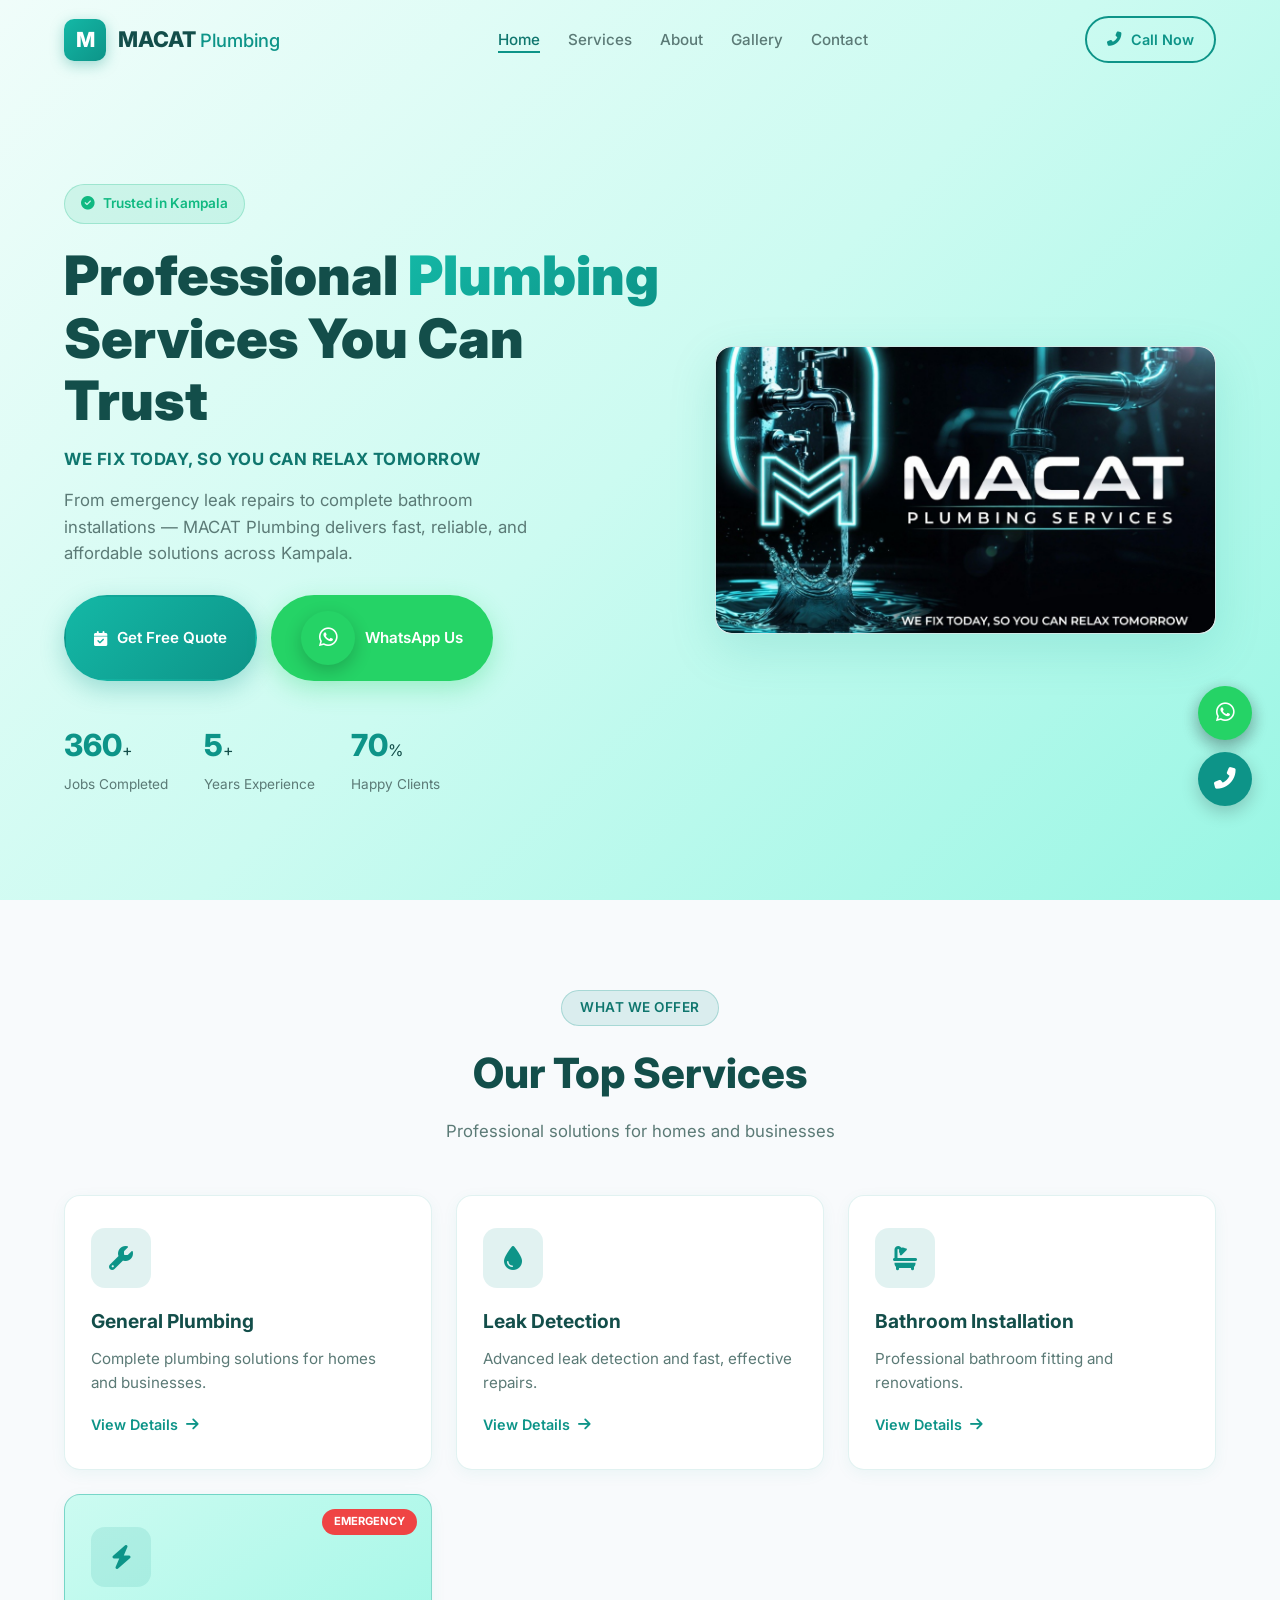
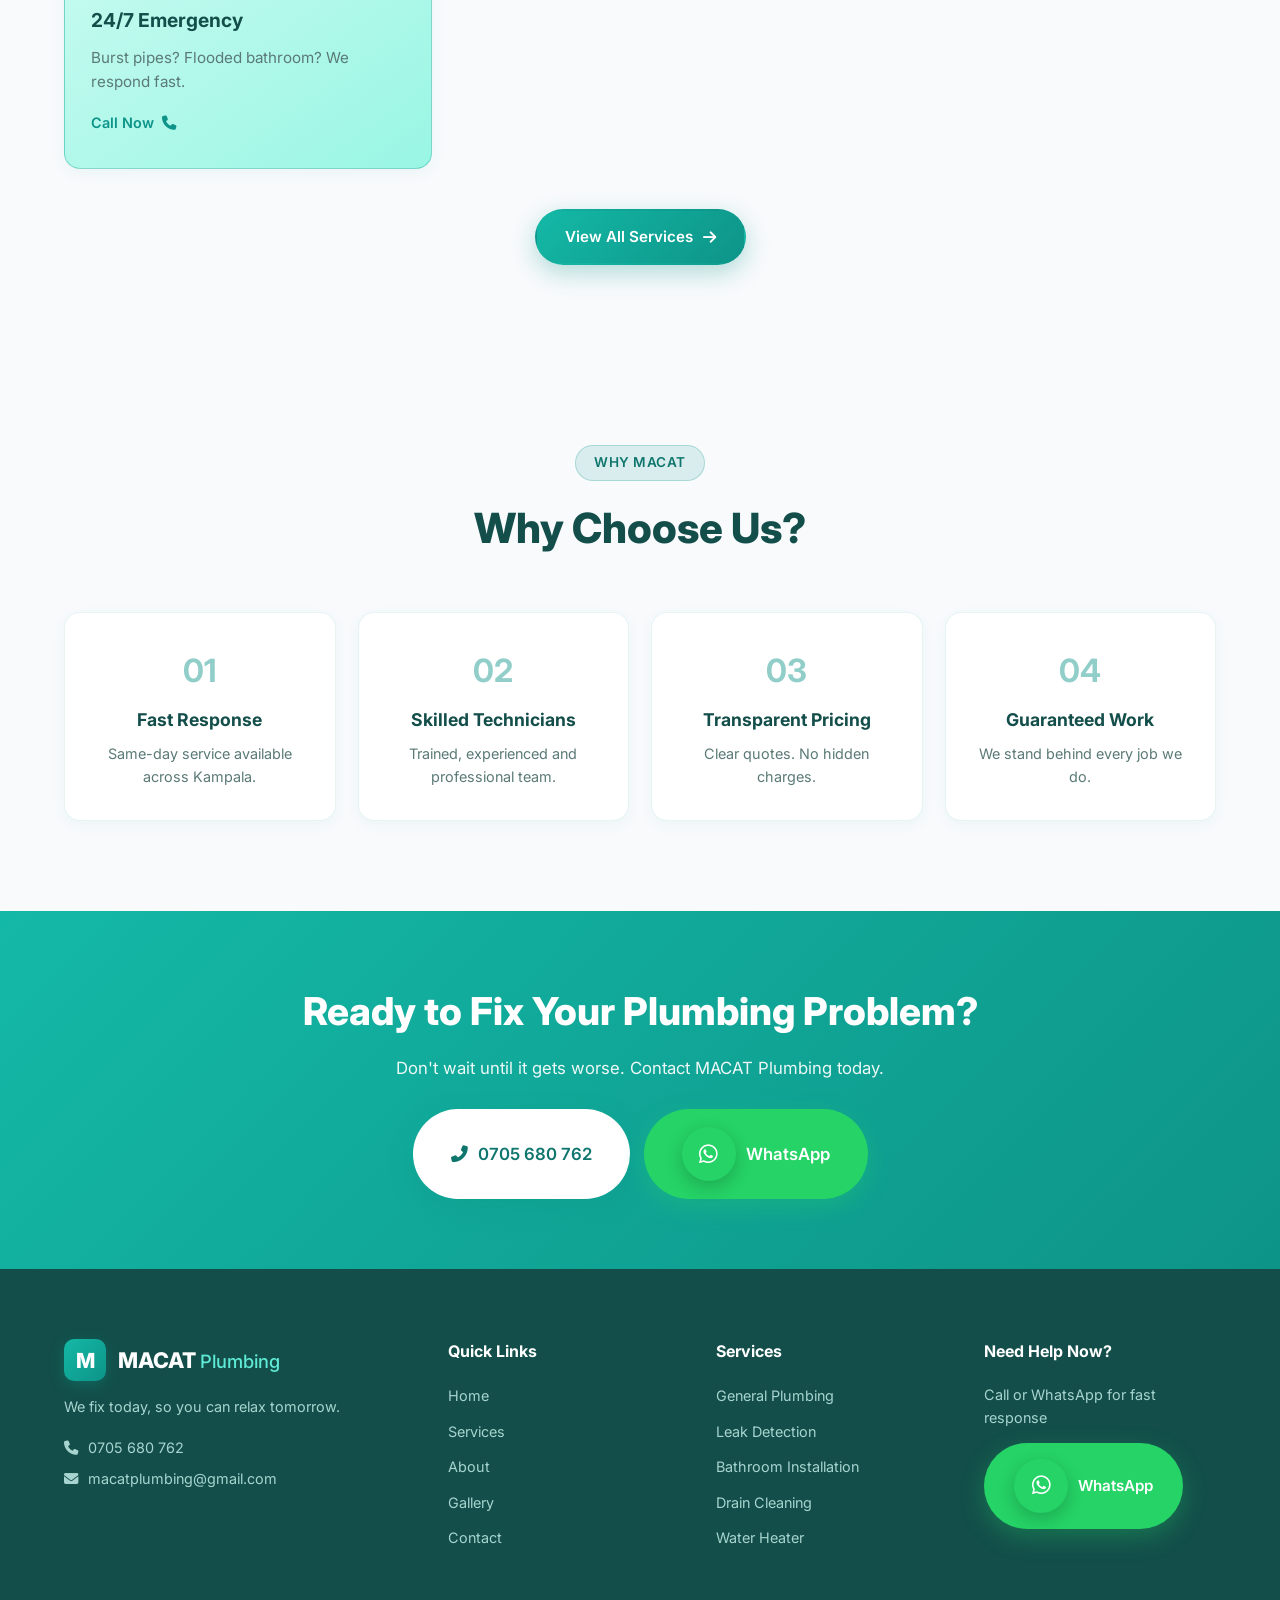
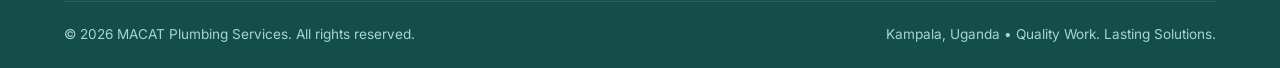
<file: index.html>
<!DOCTYPE html>
<html lang="en">
<head>
  <meta charset="UTF-8" />
  <meta name="viewport" content="width=device-width, initial-scale=1.0" />
  <meta name="description" content="MACAT Plumbing Services - Professional plumbing solutions in Kampala, Uganda. We fix today, so you can relax tomorrow." />
  <title>MACAT Plumbing Services | Home</title>
  <link rel="icon" href="data:image/svg+xml,<svg xmlns='http://www.w3.org/2000/svg' viewBox='0 0 100 100'><text y='.9em' font-size='90'>🔧</text></svg>" />
  <link rel="preconnect" href="https://fonts.googleapis.com" />
  <link rel="preconnect" href="https://fonts.gstatic.com" crossorigin />
  <link href="https://fonts.googleapis.com/css2?family=Inter:wght@300;400;500;600;700;800;900&display=swap" rel="stylesheet" />
  <link rel="stylesheet" href="https://cdnjs.cloudflare.com/ajax/libs/font-awesome/6.5.1/css/all.min.css" />
  <link href="https://unpkg.com/aos@2.3.1/dist/aos.css" rel="stylesheet" />
  <link rel="stylesheet" href="css/style.css" />
</head>
<body>
  <div id="preloader"><div class="loader"><div class="pipe"></div><div class="water"></div><p>MACAT Plumbing</p></div></div>
  <header id="header">
    <nav class="navbar">
      <div class="container nav-container">
        <a href="index.html" class="logo"><span class="logo-icon">M</span><span class="logo-text">MACAT<span>Plumbing</span></span></a>
        <ul class="nav-links" id="navLinks">
          <li><a href="index.html" class="nav-link active">Home</a></li>
          <li><a href="services.html" class="nav-link">Services</a></li>
          <li><a href="about.html" class="nav-link">About</a></li>
          <li><a href="gallery.html" class="nav-link">Gallery</a></li>
          <li><a href="contact.html" class="nav-link">Contact</a></li>
        </ul>
        <div class="nav-actions">
          <a href="tel:+256705680762" class="btn btn-call"><i class="fas fa-phone-alt"></i> Call Now</a>
        </div>
      </div>
    </nav>
  </header>
  <section id="home" class="hero">
    <div class="hero-bg"><div class="hero-overlay"></div><div style="position:absolute;inset:0;background:linear-gradient(135deg,#f0fdfa 0%,#ccfbf1 50%,#99f6e4 100%);"></div></div>
    <div class="container hero-content">
      <div class="hero-text" data-aos="fade-right" data-aos-duration="1000">
        <div class="badge"><i class="fas fa-check-circle"></i> Trusted in Kampala</div>
        <h1>Professional <span class="highlight">Plumbing</span><br />Services You Can Trust</h1>
        <p class="hero-tagline"><strong>WE FIX TODAY, SO YOU CAN RELAX TOMORROW</strong></p>
        <p class="hero-desc">From emergency leak repairs to complete bathroom installations — MACAT Plumbing delivers fast, reliable, and affordable solutions across Kampala.</p>
        <div class="hero-cta">
          <a href="contact.html" class="btn btn-primary"><i class="fas fa-calendar-check"></i> Get Free Quote</a>
          <a href="https://wa.me/256705680762" target="_blank" class="btn btn-whatsapp"><i class="fab fa-whatsapp"></i> WhatsApp Us</a>
        </div>
        <div class="hero-stats">
          <div class="stat"><span class="stat-num" data-count="500">0</span>+<span class="stat-label">Jobs Completed</span></div>
          <div class="stat"><span class="stat-num" data-count="8">0</span>+<span class="stat-label">Years Experience</span></div>
          <div class="stat"><span class="stat-num" data-count="98">0</span>%<span class="stat-label">Happy Clients</span></div>
        </div>
      </div>
      <div class="hero-visual" data-aos="fade-left" data-aos-duration="1000">
        <div class="hero-card" style="padding:0;overflow:hidden;">
          <img src="Green White Minimal Professional Brand Business Card_20260802_234554_0000.png" alt="MACAT Plumbing Services - We fix today, so you can relax tomorrow" style="width:100%;height:auto;display:block;border-radius:16px;" />
        </div>
      </div>
    </div>
  </section>
  <section class="services section">
    <div class="container">
      <div class="section-header" data-aos="fade-up"><span class="section-badge">What We Offer</span><h2>Our Top Services</h2><p>Professional solutions for homes and businesses</p></div>
      <div class="services-grid">
        <div class="service-card" data-aos="fade-up"><div class="service-icon"><i class="fas fa-wrench"></i></div><h3>General Plumbing</h3><p>Complete plumbing solutions for homes and businesses.</p><a href="services.html" class="service-link">View Details <i class="fas fa-arrow-right"></i></a></div>
        <div class="service-card" data-aos="fade-up"><div class="service-icon"><i class="fas fa-tint"></i></div><h3>Leak Detection</h3><p>Advanced leak detection and fast, effective repairs.</p><a href="services.html" class="service-link">View Details <i class="fas fa-arrow-right"></i></a></div>
        <div class="service-card" data-aos="fade-up"><div class="service-icon"><i class="fas fa-bath"></i></div><h3>Bathroom Installation</h3><p>Professional bathroom fitting and renovations.</p><a href="services.html" class="service-link">View Details <i class="fas fa-arrow-right"></i></a></div>
        <div class="service-card featured" data-aos="fade-up"><div class="featured-badge">Emergency</div><div class="service-icon"><i class="fas fa-bolt"></i></div><h3>24/7 Emergency</h3><p>Burst pipes? Flooded bathroom? We respond fast.</p><a href="tel:+256705680762" class="service-link">Call Now <i class="fas fa-phone"></i></a></div>
      </div>
      <div style="text-align:center;margin-top:40px;" data-aos="fade-up"><a href="services.html" class="btn btn-primary">View All Services <i class="fas fa-arrow-right"></i></a></div>
    </div>
  </section>
  <section class="why-us section">
    <div class="container">
      <div class="section-header" data-aos="fade-up"><span class="section-badge">Why MACAT</span><h2>Why Choose Us?</h2></div>
      <div class="why-grid">
        <div class="why-card" data-aos="zoom-in"><div class="why-num">01</div><h3>Fast Response</h3><p>Same-day service available across Kampala.</p></div>
        <div class="why-card" data-aos="zoom-in"><div class="why-num">02</div><h3>Skilled Technicians</h3><p>Trained, experienced and professional team.</p></div>
        <div class="why-card" data-aos="zoom-in"><div class="why-num">03</div><h3>Transparent Pricing</h3><p>Clear quotes. No hidden charges.</p></div>
        <div class="why-card" data-aos="zoom-in"><div class="why-num">04</div><h3>Guaranteed Work</h3><p>We stand behind every job we do.</p></div>
      </div>
    </div>
  </section>
  <section class="cta-banner">
    <div class="container">
      <div class="cta-content" data-aos="zoom-in">
        <h2>Ready to Fix Your Plumbing Problem?</h2>
        <p>Don't wait until it gets worse. Contact MACAT Plumbing today.</p>
        <div class="cta-buttons">
          <a href="tel:+256705680762" class="btn btn-primary btn-lg"><i class="fas fa-phone-alt"></i> 0705 680 762</a>
          <a href="https://wa.me/256705680762" target="_blank" class="btn btn-whatsapp btn-lg"><i class="fab fa-whatsapp"></i> WhatsApp</a>
        </div>
      </div>
    </div>
  </section>
  <footer class="footer">
    <div class="container">
      <div class="footer-grid">
        <div class="footer-brand">
          <a href="index.html" class="logo"><span class="logo-icon">M</span><span class="logo-text">MACAT<span>Plumbing</span></span></a>
          <p>We fix today, so you can relax tomorrow.</p>
          <div class="footer-contact">
            <a href="tel:+256705680762"><i class="fas fa-phone"></i> 0705 680 762</a>
            <a href="mailto:macatplumbing@gmail.com"><i class="fas fa-envelope"></i> macatplumbing@gmail.com</a>
          </div>
        </div>
        <div class="footer-links"><h4>Quick Links</h4><ul><li><a href="index.html">Home</a></li><li><a href="services.html">Services</a></li><li><a href="about.html">About</a></li><li><a href="gallery.html">Gallery</a></li><li><a href="contact.html">Contact</a></li></ul></div>
        <div class="footer-links"><h4>Services</h4><ul><li><a href="services.html">General Plumbing</a></li><li><a href="services.html">Leak Detection</a></li><li><a href="services.html">Bathroom Installation</a></li><li><a href="services.html">Drain Cleaning</a></li><li><a href="services.html">Water Heater</a></li></ul></div>
        <div class="footer-cta"><h4>Need Help Now?</h4><p>Call or WhatsApp for fast response</p><a href="https://wa.me/256705680762" target="_blank" class="btn btn-whatsapp"><i class="fab fa-whatsapp"></i> WhatsApp</a></div>
      </div>
      <div class="footer-bottom"><p>&copy; 2026 MACAT Plumbing Services. All rights reserved.</p><p>Kampala, Uganda • Quality Work. Lasting Solutions.</p></div>
    </div>
  </footer>
  <nav class="bottom-nav">
    <div class="bottom-nav-inner">
      <a href="index.html" class="active"><i class="fas fa-home"></i><span>Home</span></a>
      <a href="services.html"><i class="fas fa-wrench"></i><span>Services</span></a>
      <a href="about.html"><i class="fas fa-info-circle"></i><span>About</span></a>
      <a href="gallery.html"><i class="fas fa-images"></i><span>Gallery</span></a>
      <a href="contact.html"><i class="fas fa-phone-alt"></i><span>Contact</span></a>
    </div>
  </nav>
  <div class="floating-actions">
    <a href="https://wa.me/256705680762" target="_blank" class="fab whatsapp" title="WhatsApp"><i class="fab fa-whatsapp"></i></a>
    <a href="tel:+256705680762" class="fab call" title="Call Now"><i class="fas fa-phone-alt"></i></a>
    <button class="fab top" id="backToTop" title="Back to Top"><i class="fas fa-chevron-up"></i></button>
  </div>
  <script src="https://unpkg.com/aos@2.3.1/dist/aos.js"></script>
  <script src="js/main.js"></script>
</body>
</html>
</file>
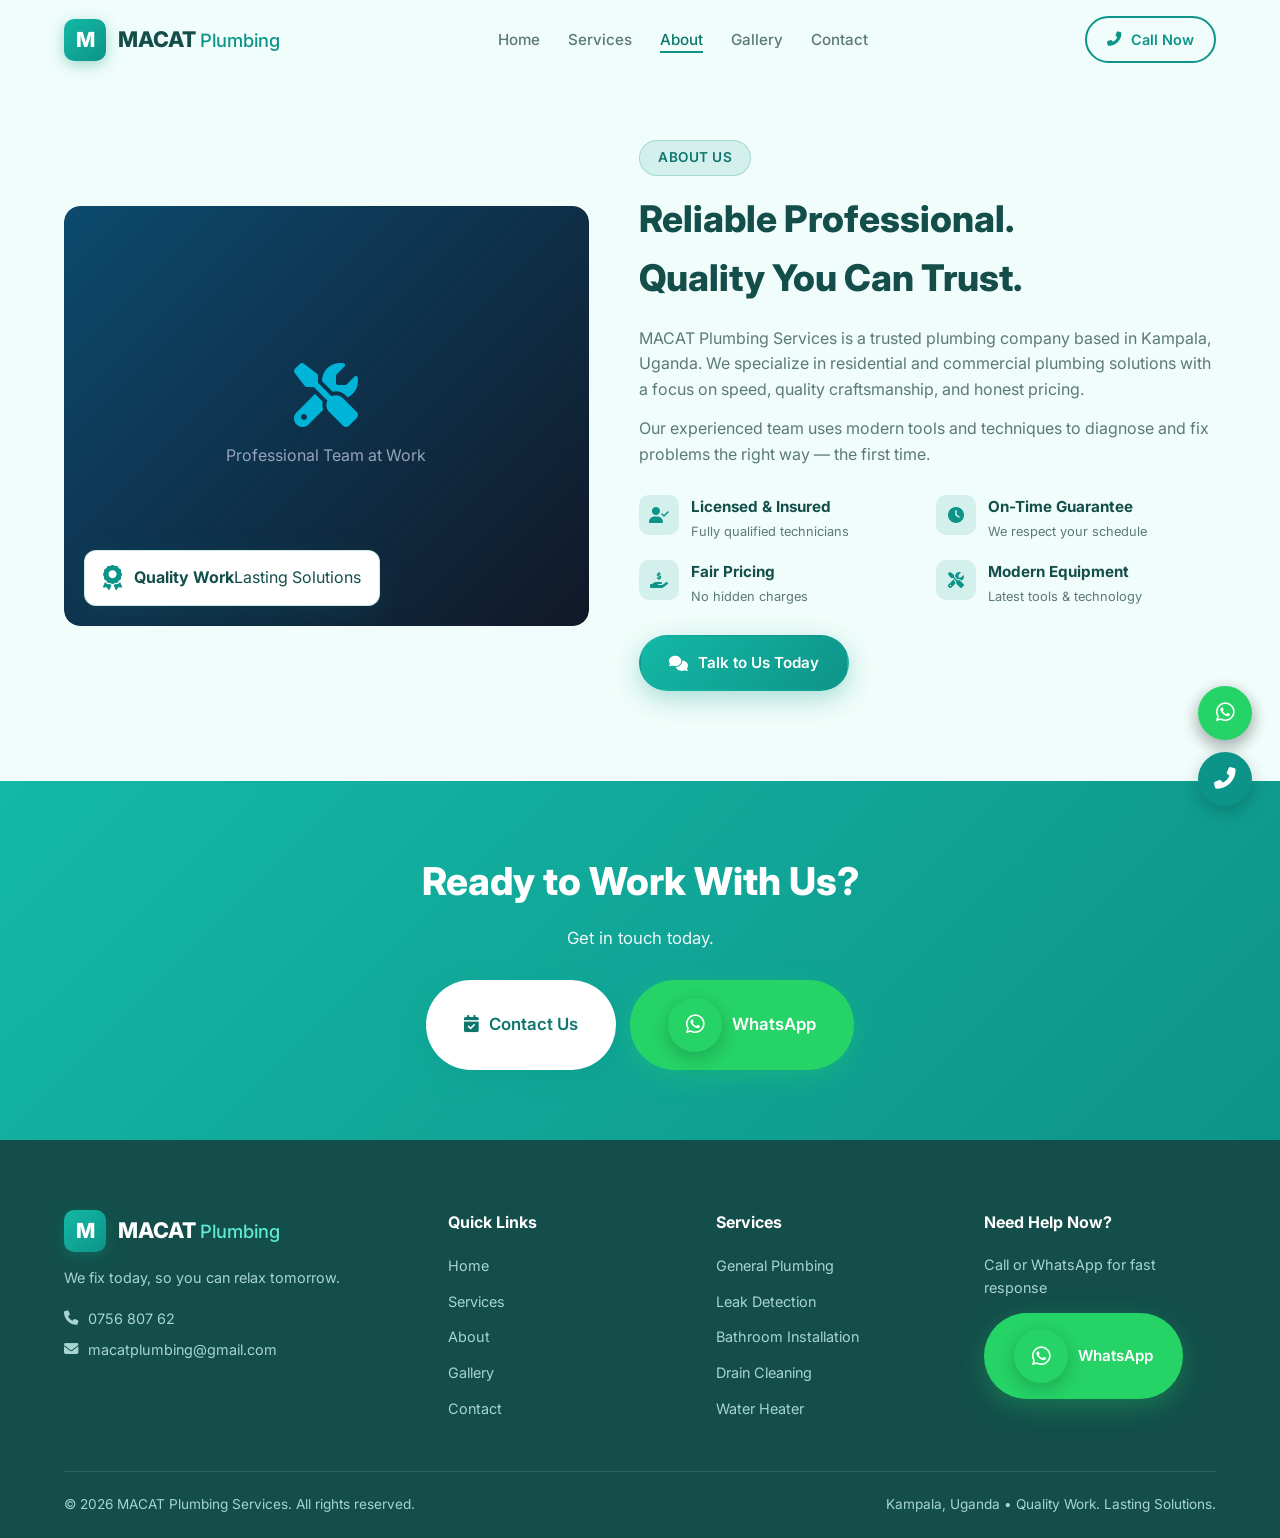
<file: about.html>
<!DOCTYPE html>
<html lang="en">
<head>
  <meta charset="UTF-8" />
  <meta name="viewport" content="width=device-width, initial-scale=1.0" />
  <title>About Us | MACAT Plumbing</title>
  <link rel="icon" href="data:image/svg+xml,<svg xmlns='http://www.w3.org/2000/svg' viewBox='0 0 100 100'><text y='.9em' font-size='90'>🔧</text></svg>" />
  <link href="https://fonts.googleapis.com/css2?family=Inter:wght@300;400;500;600;700;800;900&family=Orbitron:wght@500;600;700&display=swap" rel="stylesheet" />
  <link rel="stylesheet" href="https://cdnjs.cloudflare.com/ajax/libs/font-awesome/6.5.1/css/all.min.css" />
  <link href="https://unpkg.com/aos@2.3.1/dist/aos.css" rel="stylesheet" />
  <link rel="stylesheet" href="css/style.css" />
</head>
<body>
  <div id="preloader"><div class="loader"><div class="pipe"></div><div class="water"></div><p>MACAT Plumbing</p></div></div>
  <header id="header">
    <nav class="navbar">
      <div class="container nav-container">
        <a href="index.html" class="logo"><span class="logo-icon">M</span><span class="logo-text">MACAT<span>Plumbing</span></span></a>
        <ul class="nav-links" id="navLinks">
          <li><a href="index.html" class="nav-link">Home</a></li>
          <li><a href="services.html" class="nav-link">Services</a></li>
          <li><a href="about.html" class="nav-link active">About</a></li>
          <li><a href="gallery.html" class="nav-link">Gallery</a></li>
          <li><a href="contact.html" class="nav-link">Contact</a></li>
        </ul>
        <div class="nav-actions"><a href="tel:+25675680762" class="btn btn-call"><i class="fas fa-phone-alt"></i> Call Now</a></div>
      </div>
    </nav>
  </header>
  <section class="section" style="padding-top:140px;">
    <div class="container">
      <div class="about-grid">
        <div class="about-image" data-aos="fade-right">
          <div style="height:420px;background:linear-gradient(135deg,#0c4a6e,#111827);border-radius:16px;display:flex;align-items:center;justify-content:center;flex-direction:column;gap:16px;">
            <i class="fas fa-tools" style="font-size:4rem;color:#00b4d8;"></i>
            <p style="color:#94a3b8;">Professional Team at Work</p>
          </div>
          <div class="about-badge"><i class="fas fa-award"></i><div><strong>Quality Work</strong><span>Lasting Solutions</span></div></div>
        </div>
        <div class="about-content" data-aos="fade-left">
          <span class="section-badge">About Us</span>
          <h2>Reliable Professional.<br />Quality You Can Trust.</h2>
          <p>MACAT Plumbing Services is a trusted plumbing company based in Kampala, Uganda. We specialize in residential and commercial plumbing solutions with a focus on speed, quality craftsmanship, and honest pricing.</p>
          <p>Our experienced team uses modern tools and techniques to diagnose and fix problems the right way — the first time.</p>
          <div class="about-features">
            <div class="feature"><i class="fas fa-user-check"></i><div><h4>Licensed & Insured</h4><p>Fully qualified technicians</p></div></div>
            <div class="feature"><i class="fas fa-clock"></i><div><h4>On-Time Guarantee</h4><p>We respect your schedule</p></div></div>
            <div class="feature"><i class="fas fa-hand-holding-usd"></i><div><h4>Fair Pricing</h4><p>No hidden charges</p></div></div>
            <div class="feature"><i class="fas fa-tools"></i><div><h4>Modern Equipment</h4><p>Latest tools & technology</p></div></div>
          </div>
          <a href="contact.html" class="btn btn-primary"><i class="fas fa-comments"></i> Talk to Us Today</a>
        </div>
      </div>
    </div>
  </section>
  <section class="cta-banner"><div class="container"><div class="cta-content" data-aos="zoom-in"><h2>Ready to Work With Us?</h2><p>Get in touch today.</p><div class="cta-buttons"><a href="contact.html" class="btn btn-primary btn-lg"><i class="fas fa-calendar-check"></i> Contact Us</a><a href="https://wa.me/25675680762" target="_blank" class="btn btn-whatsapp btn-lg"><i class="fab fa-whatsapp"></i> WhatsApp</a></div></div></div></section>
  <footer class="footer"><div class="container"><div class="footer-grid"><div class="footer-brand"><a href="index.html" class="logo"><span class="logo-icon">M</span><span class="logo-text">MACAT<span>Plumbing</span></span></a><p>We fix today, so you can relax tomorrow.</p><div class="footer-contact"><a href="tel:+25675680762"><i class="fas fa-phone"></i> 0756 807 62</a><a href="mailto:macatplumbing@gmail.com"><i class="fas fa-envelope"></i> macatplumbing@gmail.com</a></div></div><div class="footer-links"><h4>Quick Links</h4><ul><li><a href="index.html">Home</a></li><li><a href="services.html">Services</a></li><li><a href="about.html">About</a></li><li><a href="gallery.html">Gallery</a></li><li><a href="contact.html">Contact</a></li></ul></div><div class="footer-links"><h4>Services</h4><ul><li><a href="services.html">General Plumbing</a></li><li><a href="services.html">Leak Detection</a></li><li><a href="services.html">Bathroom Installation</a></li><li><a href="services.html">Drain Cleaning</a></li><li><a href="services.html">Water Heater</a></li></ul></div><div class="footer-cta"><h4>Need Help Now?</h4><p>Call or WhatsApp for fast response</p><a href="https://wa.me/25675680762" target="_blank" class="btn btn-whatsapp"><i class="fab fa-whatsapp"></i> WhatsApp</a></div></div><div class="footer-bottom"><p>&copy; 2026 MACAT Plumbing Services. All rights reserved.</p><p>Kampala, Uganda • Quality Work. Lasting Solutions.</p></div></div></footer>
  <nav class="bottom-nav"><div class="bottom-nav-inner"><a href="index.html"><i class="fas fa-home"></i><span>Home</span></a><a href="services.html"><i class="fas fa-wrench"></i><span>Services</span></a><a href="about.html" class="active"><i class="fas fa-info-circle"></i><span>About</span></a><a href="gallery.html"><i class="fas fa-images"></i><span>Gallery</span></a><a href="contact.html"><i class="fas fa-phone-alt"></i><span>Contact</span></a></div></nav>
  <div class="floating-actions"><a href="https://wa.me/25675680762" target="_blank" class="fab whatsapp" title="WhatsApp"><i class="fab fa-whatsapp"></i></a><a href="tel:+25675680762" class="fab call" title="Call Now"><i class="fas fa-phone-alt"></i></a><button class="fab top" id="backToTop" title="Back to Top"><i class="fas fa-chevron-up"></i></button></div>
  <script src="https://unpkg.com/aos@2.3.1/dist/aos.js"></script><script src="js/main.js"></script>
</body>
</html>
</file>
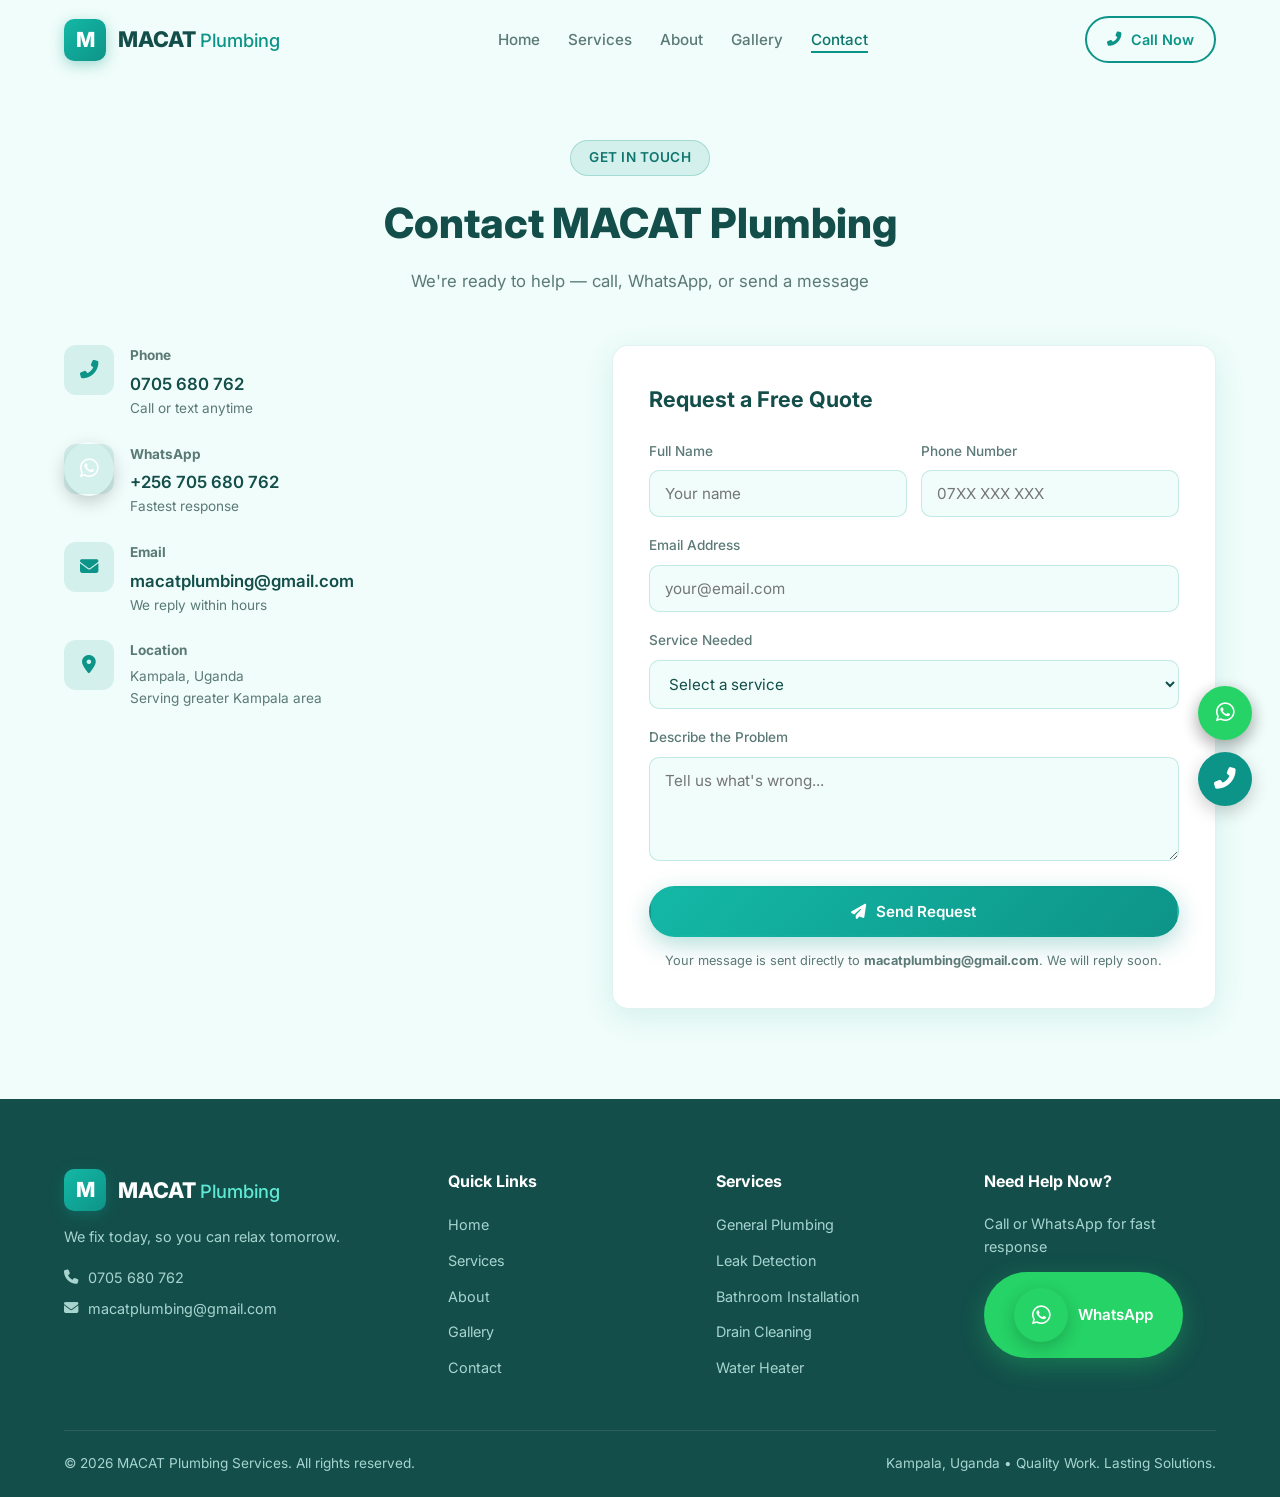
<file: contact.html>
<!DOCTYPE html>
<html lang="en">
<head>
  <meta charset="UTF-8" />
  <meta name="viewport" content="width=device-width, initial-scale=1.0" />
  <meta name="description" content="Contact MACAT Plumbing Services - Kampala, Uganda. Call 0705 680 762 or WhatsApp for fast service." />
  <title>Contact | MACAT Plumbing</title>
  <link rel="icon" href="data:image/svg+xml,<svg xmlns='http://www.w3.org/2000/svg' viewBox='0 0 100 100'><text y='.9em' font-size='90'>🔧</text></svg>" />
  <link href="https://fonts.googleapis.com/css2?family=Inter:wght@300;400;500;600;700;800;900&display=swap" rel="stylesheet" />
  <link rel="stylesheet" href="https://cdnjs.cloudflare.com/ajax/libs/font-awesome/6.5.1/css/all.min.css" />
  <link href="https://unpkg.com/aos@2.3.1/dist/aos.css" rel="stylesheet" />
  <link rel="stylesheet" href="css/style.css" />
</head>
<body>
  <div id="preloader"><div class="loader"><div class="pipe"></div><div class="water"></div><p>MACAT Plumbing</p></div></div>
  <header id="header">
    <nav class="navbar">
      <div class="container nav-container">
        <a href="index.html" class="logo"><span class="logo-icon">M</span><span class="logo-text">MACAT<span>Plumbing</span></span></a>
        <ul class="nav-links" id="navLinks">
          <li><a href="index.html" class="nav-link">Home</a></li>
          <li><a href="services.html" class="nav-link">Services</a></li>
          <li><a href="about.html" class="nav-link">About</a></li>
          <li><a href="gallery.html" class="nav-link">Gallery</a></li>
          <li><a href="contact.html" class="nav-link active">Contact</a></li>
        </ul>
        <div class="nav-actions">
          <a href="tel:+256705680762" class="btn btn-call"><i class="fas fa-phone-alt"></i> Call Now</a>
        </div>
      </div>
    </nav>
  </header>
  <section class="section" style="padding-top:140px;">
    <div class="container">
      <div class="section-header" data-aos="fade-up">
        <span class="section-badge">Get In Touch</span>
        <h2>Contact MACAT Plumbing</h2>
        <p>We're ready to help — call, WhatsApp, or send a message</p>
      </div>
      <div class="contact-grid">
        <div class="contact-info" data-aos="fade-right">
          <div class="info-card"><div class="info-icon"><i class="fas fa-phone-alt"></i></div><div><h4>Phone</h4><a href="tel:+256705680762">0705 680 762</a><p>Call or text anytime</p></div></div>
          <div class="info-card"><div class="info-icon"><i class="fab fa-whatsapp"></i></div><div><h4>WhatsApp</h4><a href="https://wa.me/256705680762" target="_blank">+256 705 680 762</a><p>Fastest response</p></div></div>
          <div class="info-card"><div class="info-icon"><i class="fas fa-envelope"></i></div><div><h4>Email</h4><a href="mailto:macatplumbing@gmail.com">macatplumbing@gmail.com</a><p>We reply within hours</p></div></div>
          <div class="info-card"><div class="info-icon"><i class="fas fa-map-marker-alt"></i></div><div><h4>Location</h4><p>Kampala, Uganda</p><p>Serving greater Kampala area</p></div></div>
        </div>
        <div class="contact-form-wrapper" data-aos="fade-left">
          <form id="contactForm" class="contact-form" action="https://formsubmit.co/macatplumbing@gmail.com" method="POST">
            <input type="hidden" name="_subject" value="New Quote Request - MACAT Plumbing">
            <input type="hidden" name="_captcha" value="false">
            <input type="hidden" name="_template" value="table">
            <input type="hidden" name="_next" value="https://tretmax24-ctrl.github.io/macat-plumbing/contact.html?sent=1">
            <h3>Request a Free Quote</h3>
            <div class="form-row">
              <div class="form-group"><label for="name">Full Name</label><input type="text" id="name" name="name" required placeholder="Your name" /></div>
              <div class="form-group"><label for="phone">Phone Number</label><input type="tel" id="phone" name="phone" required placeholder="07XX XXX XXX" /></div>
            </div>
            <div class="form-group"><label for="email">Email Address</label><input type="email" id="email" name="email" required placeholder="your@email.com" /></div>
            <div class="form-group"><label for="service">Service Needed</label>
              <select id="service" name="service" required>
                <option value="">Select a service</option>
                <option value="General Plumbing">General Plumbing</option>
                <option value="Leak Detection & Repair">Leak Detection & Repair</option>
                <option value="Bathroom Installation">Bathroom Installation</option>
                <option value="Drain Cleaning">Drain Cleaning</option>
                <option value="Water Heater Services">Water Heater Services</option>
                <option value="Emergency Service">Emergency Service</option>
                <option value="Other">Other</option>
              </select>
            </div>
            <div class="form-group"><label for="message">Describe the Problem</label><textarea id="message" name="message" rows="4" required placeholder="Tell us what's wrong..."></textarea></div>
            <button type="submit" class="btn btn-primary btn-block"><i class="fas fa-paper-plane"></i> Send Request</button>
            <p class="form-note">Your message is sent directly to <strong>macatplumbing@gmail.com</strong>. We will reply soon.</p>
          </form>
        </div>
      </div>
    </div>
  </section>
  <footer class="footer">
    <div class="container">
      <div class="footer-grid">
        <div class="footer-brand">
          <a href="index.html" class="logo"><span class="logo-icon">M</span><span class="logo-text">MACAT<span>Plumbing</span></span></a>
          <p>We fix today, so you can relax tomorrow.</p>
          <div class="footer-contact">
            <a href="tel:+256705680762"><i class="fas fa-phone"></i> 0705 680 762</a>
            <a href="mailto:macatplumbing@gmail.com"><i class="fas fa-envelope"></i> macatplumbing@gmail.com</a>
          </div>
        </div>
        <div class="footer-links"><h4>Quick Links</h4><ul><li><a href="index.html">Home</a></li><li><a href="services.html">Services</a></li><li><a href="about.html">About</a></li><li><a href="gallery.html">Gallery</a></li><li><a href="contact.html">Contact</a></li></ul></div>
        <div class="footer-links"><h4>Services</h4><ul><li><a href="services.html">General Plumbing</a></li><li><a href="services.html">Leak Detection</a></li><li><a href="services.html">Bathroom Installation</a></li><li><a href="services.html">Drain Cleaning</a></li><li><a href="services.html">Water Heater</a></li></ul></div>
        <div class="footer-cta"><h4>Need Help Now?</h4><p>Call or WhatsApp for fast response</p><a href="https://wa.me/256705680762" target="_blank" class="btn btn-whatsapp"><i class="fab fa-whatsapp"></i> WhatsApp</a></div>
      </div>
      <div class="footer-bottom"><p>&copy; 2026 MACAT Plumbing Services. All rights reserved.</p><p>Kampala, Uganda • Quality Work. Lasting Solutions.</p></div>
    </div>
  </footer>
  <nav class="bottom-nav">
    <div class="bottom-nav-inner">
      <a href="index.html"><i class="fas fa-home"></i><span>Home</span></a>
      <a href="services.html"><i class="fas fa-wrench"></i><span>Services</span></a>
      <a href="about.html"><i class="fas fa-info-circle"></i><span>About</span></a>
      <a href="gallery.html"><i class="fas fa-images"></i><span>Gallery</span></a>
      <a href="contact.html" class="active"><i class="fas fa-phone-alt"></i><span>Contact</span></a>
    </div>
  </nav>
  <div class="floating-actions">
    <a href="https://wa.me/256705680762" target="_blank" class="fab whatsapp" title="WhatsApp"><i class="fab fa-whatsapp"></i></a>
    <a href="tel:+256705680762" class="fab call" title="Call Now"><i class="fas fa-phone-alt"></i></a>
    <button class="fab top" id="backToTop" title="Back to Top"><i class="fas fa-chevron-up"></i></button>
  </div>
  <script src="https://unpkg.com/aos@2.3.1/dist/aos.js"></script>
  <script src="js/main.js"></script>
</body>
</html>
</file>
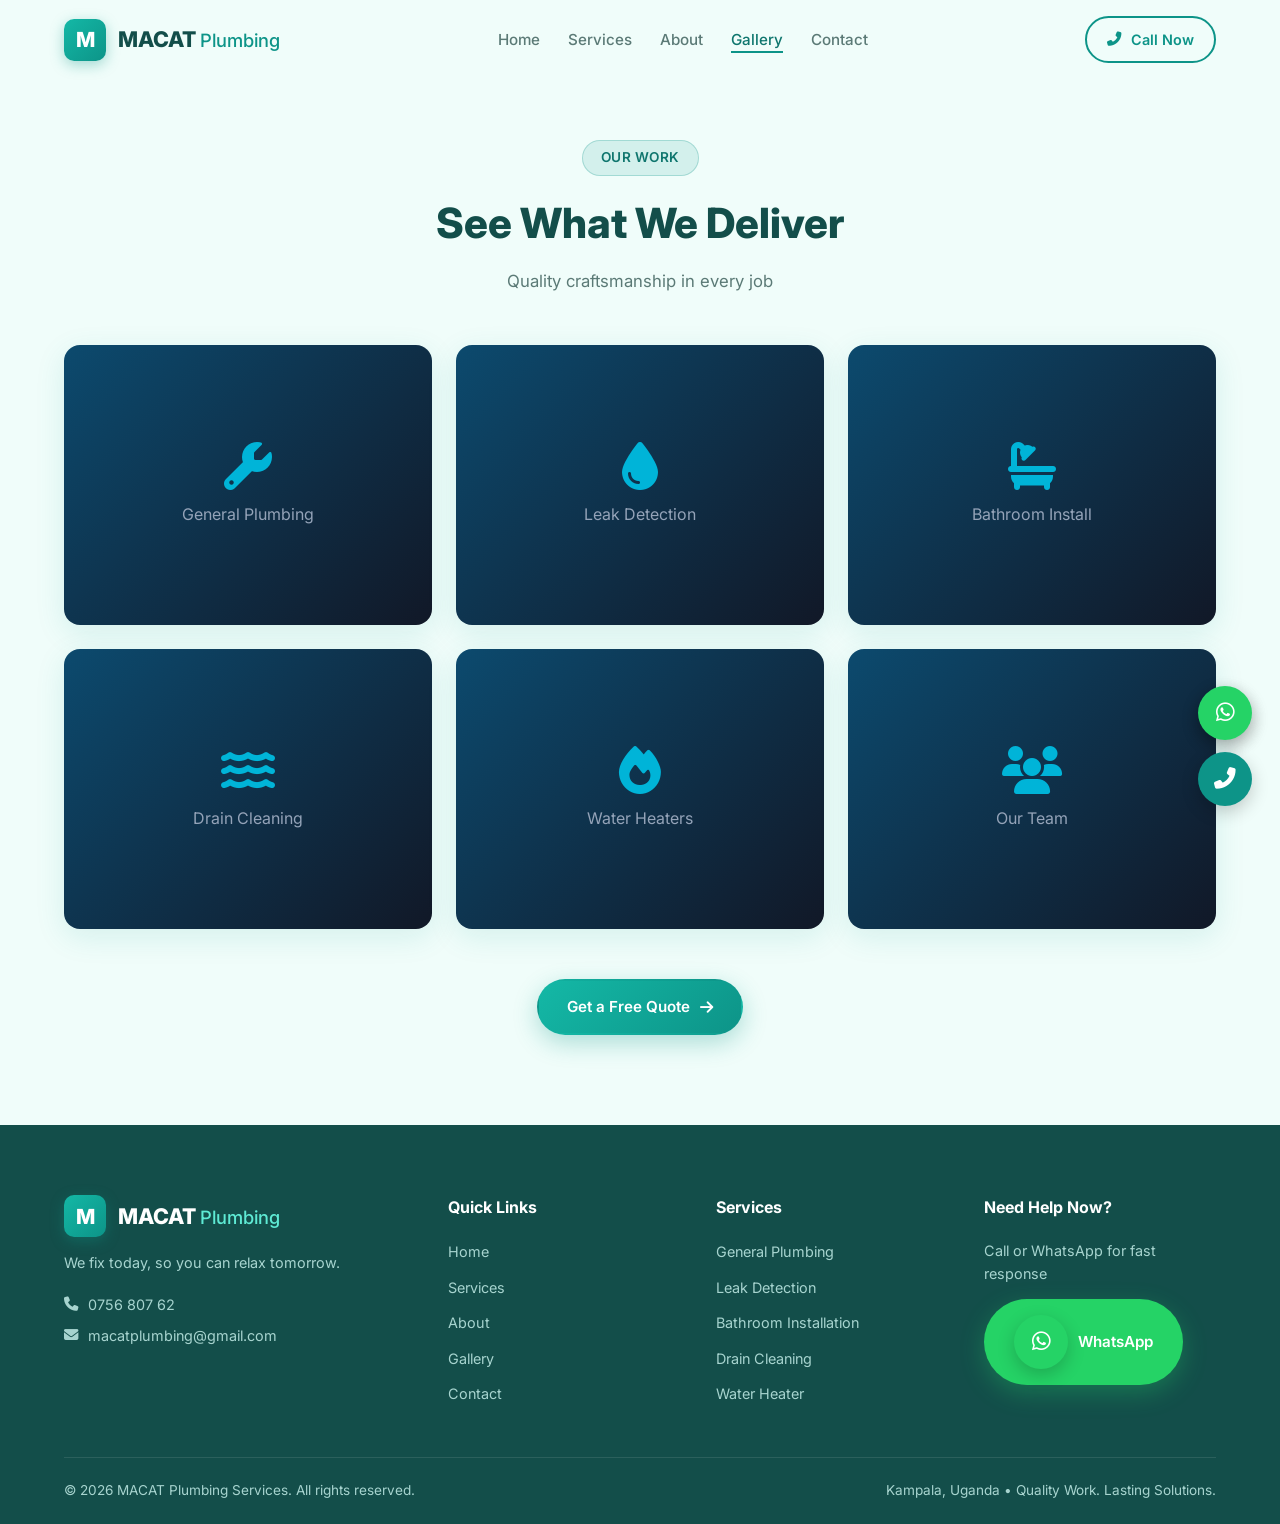
<file: gallery.html>
<!DOCTYPE html>
<html lang="en">
<head>
  <meta charset="UTF-8" />
  <meta name="viewport" content="width=device-width, initial-scale=1.0" />
  <title>Gallery | MACAT Plumbing</title>
  <link rel="icon" href="data:image/svg+xml,<svg xmlns='http://www.w3.org/2000/svg' viewBox='0 0 100 100'><text y='.9em' font-size='90'>🔧</text></svg>" />
  <link href="https://fonts.googleapis.com/css2?family=Inter:wght@300;400;500;600;700;800;900&family=Orbitron:wght@500;600;700&display=swap" rel="stylesheet" />
  <link rel="stylesheet" href="https://cdnjs.cloudflare.com/ajax/libs/font-awesome/6.5.1/css/all.min.css" />
  <link href="https://unpkg.com/aos@2.3.1/dist/aos.css" rel="stylesheet" />
  <link rel="stylesheet" href="css/style.css" />
</head>
<body>
  <div id="preloader"><div class="loader"><div class="pipe"></div><div class="water"></div><p>MACAT Plumbing</p></div></div>
  <header id="header">
    <nav class="navbar">
      <div class="container nav-container">
        <a href="index.html" class="logo"><span class="logo-icon">M</span><span class="logo-text">MACAT<span>Plumbing</span></span></a>
        <ul class="nav-links" id="navLinks">
          <li><a href="index.html" class="nav-link">Home</a></li>
          <li><a href="services.html" class="nav-link">Services</a></li>
          <li><a href="about.html" class="nav-link">About</a></li>
          <li><a href="gallery.html" class="nav-link active">Gallery</a></li>
          <li><a href="contact.html" class="nav-link">Contact</a></li>
        </ul>
        <div class="nav-actions"><a href="tel:+25675680762" class="btn btn-call"><i class="fas fa-phone-alt"></i> Call Now</a></div>
      </div>
    </nav>
  </header>
  <section class="section" style="padding-top:140px;">
    <div class="container">
      <div class="section-header" data-aos="fade-up"><span class="section-badge">Our Work</span><h2>See What We Deliver</h2><p>Quality craftsmanship in every job</p></div>
      <div class="gallery-grid" style="height:auto;grid-template-columns:repeat(auto-fit,minmax(280px,1fr));gap:24px;">
        <div class="gallery-item" data-aos="fade-up" style="height:280px;"><div style="width:100%;height:100%;background:linear-gradient(135deg,#0c4a6e,#111827);display:flex;align-items:center;justify-content:center;flex-direction:column;gap:12px;"><i class="fas fa-wrench" style="font-size:3rem;color:#00b4d8;"></i><p style="color:#94a3b8;">General Plumbing</p></div></div>
        <div class="gallery-item" data-aos="fade-up" style="height:280px;"><div style="width:100%;height:100%;background:linear-gradient(135deg,#0c4a6e,#111827);display:flex;align-items:center;justify-content:center;flex-direction:column;gap:12px;"><i class="fas fa-tint" style="font-size:3rem;color:#00b4d8;"></i><p style="color:#94a3b8;">Leak Detection</p></div></div>
        <div class="gallery-item" data-aos="fade-up" style="height:280px;"><div style="width:100%;height:100%;background:linear-gradient(135deg,#0c4a6e,#111827);display:flex;align-items:center;justify-content:center;flex-direction:column;gap:12px;"><i class="fas fa-bath" style="font-size:3rem;color:#00b4d8;"></i><p style="color:#94a3b8;">Bathroom Install</p></div></div>
        <div class="gallery-item" data-aos="fade-up" style="height:280px;"><div style="width:100%;height:100%;background:linear-gradient(135deg,#0c4a6e,#111827);display:flex;align-items:center;justify-content:center;flex-direction:column;gap:12px;"><i class="fas fa-water" style="font-size:3rem;color:#00b4d8;"></i><p style="color:#94a3b8;">Drain Cleaning</p></div></div>
        <div class="gallery-item" data-aos="fade-up" style="height:280px;"><div style="width:100%;height:100%;background:linear-gradient(135deg,#0c4a6e,#111827);display:flex;align-items:center;justify-content:center;flex-direction:column;gap:12px;"><i class="fas fa-fire" style="font-size:3rem;color:#00b4d8;"></i><p style="color:#94a3b8;">Water Heaters</p></div></div>
        <div class="gallery-item" data-aos="fade-up" style="height:280px;"><div style="width:100%;height:100%;background:linear-gradient(135deg,#0c4a6e,#111827);display:flex;align-items:center;justify-content:center;flex-direction:column;gap:12px;"><i class="fas fa-users" style="font-size:3rem;color:#00b4d8;"></i><p style="color:#94a3b8;">Our Team</p></div></div>
      </div>
      <div style="text-align:center;margin-top:50px;" data-aos="fade-up"><a href="contact.html" class="btn btn-primary">Get a Free Quote <i class="fas fa-arrow-right"></i></a></div>
    </div>
  </section>
  <footer class="footer"><div class="container"><div class="footer-grid"><div class="footer-brand"><a href="index.html" class="logo"><span class="logo-icon">M</span><span class="logo-text">MACAT<span>Plumbing</span></span></a><p>We fix today, so you can relax tomorrow.</p><div class="footer-contact"><a href="tel:+25675680762"><i class="fas fa-phone"></i> 0756 807 62</a><a href="mailto:macatplumbing@gmail.com"><i class="fas fa-envelope"></i> macatplumbing@gmail.com</a></div></div><div class="footer-links"><h4>Quick Links</h4><ul><li><a href="index.html">Home</a></li><li><a href="services.html">Services</a></li><li><a href="about.html">About</a></li><li><a href="gallery.html">Gallery</a></li><li><a href="contact.html">Contact</a></li></ul></div><div class="footer-links"><h4>Services</h4><ul><li><a href="services.html">General Plumbing</a></li><li><a href="services.html">Leak Detection</a></li><li><a href="services.html">Bathroom Installation</a></li><li><a href="services.html">Drain Cleaning</a></li><li><a href="services.html">Water Heater</a></li></ul></div><div class="footer-cta"><h4>Need Help Now?</h4><p>Call or WhatsApp for fast response</p><a href="https://wa.me/25675680762" target="_blank" class="btn btn-whatsapp"><i class="fab fa-whatsapp"></i> WhatsApp</a></div></div><div class="footer-bottom"><p>&copy; 2026 MACAT Plumbing Services. All rights reserved.</p><p>Kampala, Uganda • Quality Work. Lasting Solutions.</p></div></div></footer>
  <nav class="bottom-nav"><div class="bottom-nav-inner"><a href="index.html"><i class="fas fa-home"></i><span>Home</span></a><a href="services.html"><i class="fas fa-wrench"></i><span>Services</span></a><a href="about.html"><i class="fas fa-info-circle"></i><span>About</span></a><a href="gallery.html" class="active"><i class="fas fa-images"></i><span>Gallery</span></a><a href="contact.html"><i class="fas fa-phone-alt"></i><span>Contact</span></a></div></nav>
  <div class="floating-actions"><a href="https://wa.me/25675680762" target="_blank" class="fab whatsapp" title="WhatsApp"><i class="fab fa-whatsapp"></i></a><a href="tel:+25675680762" class="fab call" title="Call Now"><i class="fas fa-phone-alt"></i></a><button class="fab top" id="backToTop" title="Back to Top"><i class="fas fa-chevron-up"></i></button></div>
  <script src="https://unpkg.com/aos@2.3.1/dist/aos.js"></script><script src="js/main.js"></script>
</body>
</html>
</file>
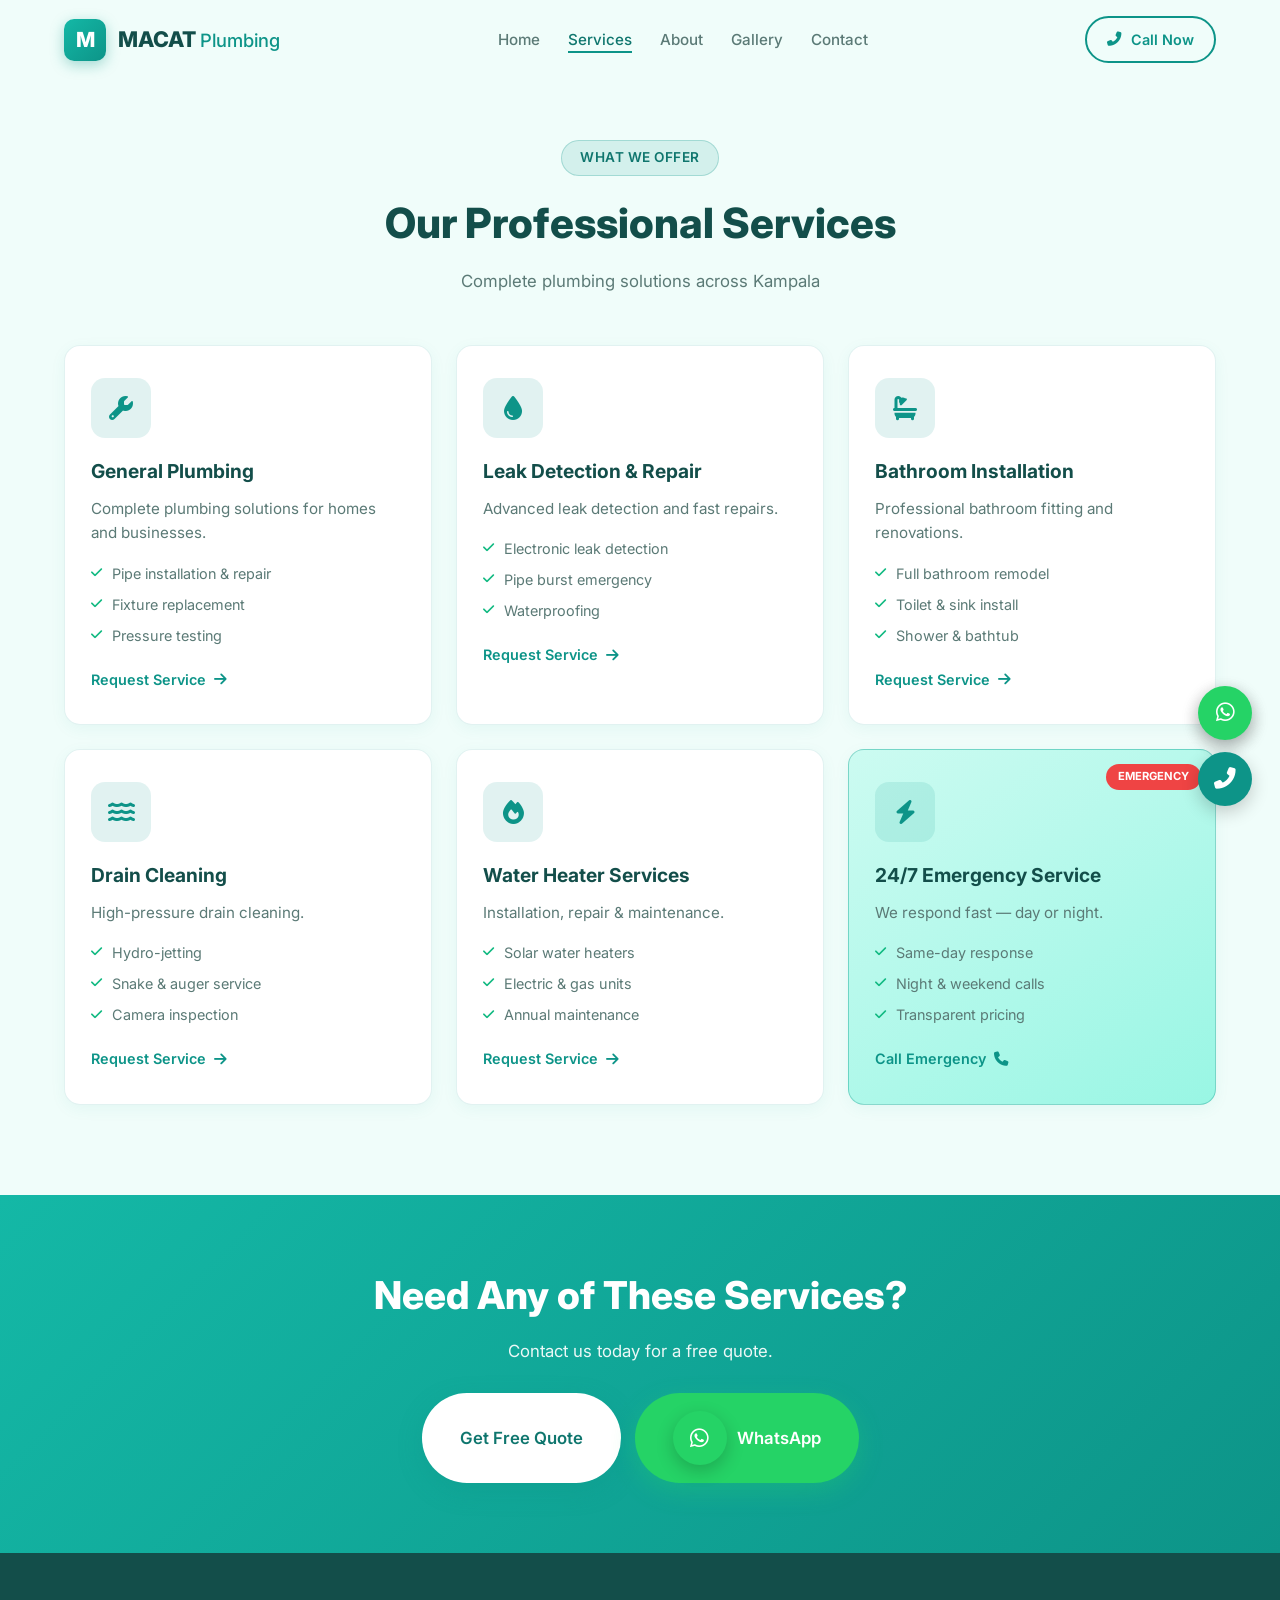
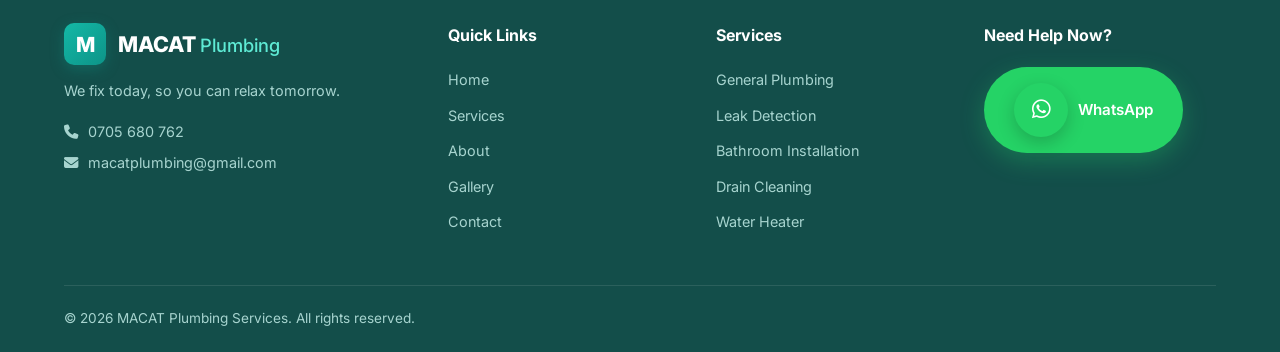
<file: services.html>
<!DOCTYPE html>
<html lang="en">
<head>
  <meta charset="UTF-8" />
  <meta name="viewport" content="width=device-width, initial-scale=1.0" />
  <title>Services | MACAT Plumbing</title>
  <link rel="icon" href="data:image/svg+xml,<svg xmlns='http://www.w3.org/2000/svg' viewBox='0 0 100 100'><text y='.9em' font-size='90'>🔧</text></svg>" />
  <link href="https://fonts.googleapis.com/css2?family=Inter:wght@300;400;500;600;700;800;900&family=Orbitron:wght@500;600;700&display=swap" rel="stylesheet" />
  <link rel="stylesheet" href="https://cdnjs.cloudflare.com/ajax/libs/font-awesome/6.5.1/css/all.min.css" />
  <link href="https://unpkg.com/aos@2.3.1/dist/aos.css" rel="stylesheet" />
  <link rel="stylesheet" href="css/style.css" />
</head>
<body>
  <div id="preloader"><div class="loader"><div class="pipe"></div><div class="water"></div><p>MACAT Plumbing</p></div></div>
  <header id="header"><nav class="navbar"><div class="container nav-container"><a href="index.html" class="logo"><span class="logo-icon">M</span><span class="logo-text">MACAT<span>Plumbing</span></span></a><ul class="nav-links" id="navLinks"><li><a href="index.html" class="nav-link">Home</a></li><li><a href="services.html" class="nav-link active">Services</a></li><li><a href="about.html" class="nav-link">About</a></li><li><a href="gallery.html" class="nav-link">Gallery</a></li><li><a href="contact.html" class="nav-link">Contact</a></li></ul><div class="nav-actions"><a href="tel:+256705680762" class="btn btn-call"><i class="fas fa-phone-alt"></i> Call Now</a></div></div></nav></header>
  <section class="section" style="padding-top:140px;"><div class="container"><div class="section-header" data-aos="fade-up"><span class="section-badge">What We Offer</span><h2>Our Professional Services</h2><p>Complete plumbing solutions across Kampala</p></div>
  <div class="services-grid">
    <div class="service-card" data-aos="fade-up"><div class="service-icon"><i class="fas fa-wrench"></i></div><h3>General Plumbing</h3><p>Complete plumbing solutions for homes and businesses.</p><ul class="service-list"><li><i class="fas fa-check"></i> Pipe installation & repair</li><li><i class="fas fa-check"></i> Fixture replacement</li><li><i class="fas fa-check"></i> Pressure testing</li></ul><a href="contact.html" class="service-link">Request Service <i class="fas fa-arrow-right"></i></a></div>
    <div class="service-card" data-aos="fade-up"><div class="service-icon"><i class="fas fa-tint"></i></div><h3>Leak Detection & Repair</h3><p>Advanced leak detection and fast repairs.</p><ul class="service-list"><li><i class="fas fa-check"></i> Electronic leak detection</li><li><i class="fas fa-check"></i> Pipe burst emergency</li><li><i class="fas fa-check"></i> Waterproofing</li></ul><a href="contact.html" class="service-link">Request Service <i class="fas fa-arrow-right"></i></a></div>
    <div class="service-card" data-aos="fade-up"><div class="service-icon"><i class="fas fa-bath"></i></div><h3>Bathroom Installation</h3><p>Professional bathroom fitting and renovations.</p><ul class="service-list"><li><i class="fas fa-check"></i> Full bathroom remodel</li><li><i class="fas fa-check"></i> Toilet & sink install</li><li><i class="fas fa-check"></i> Shower & bathtub</li></ul><a href="contact.html" class="service-link">Request Service <i class="fas fa-arrow-right"></i></a></div>
    <div class="service-card" data-aos="fade-up"><div class="service-icon"><i class="fas fa-water"></i></div><h3>Drain Cleaning</h3><p>High-pressure drain cleaning.</p><ul class="service-list"><li><i class="fas fa-check"></i> Hydro-jetting</li><li><i class="fas fa-check"></i> Snake & auger service</li><li><i class="fas fa-check"></i> Camera inspection</li></ul><a href="contact.html" class="service-link">Request Service <i class="fas fa-arrow-right"></i></a></div>
    <div class="service-card" data-aos="fade-up"><div class="service-icon"><i class="fas fa-fire"></i></div><h3>Water Heater Services</h3><p>Installation, repair & maintenance.</p><ul class="service-list"><li><i class="fas fa-check"></i> Solar water heaters</li><li><i class="fas fa-check"></i> Electric & gas units</li><li><i class="fas fa-check"></i> Annual maintenance</li></ul><a href="contact.html" class="service-link">Request Service <i class="fas fa-arrow-right"></i></a></div>
    <div class="service-card featured" data-aos="fade-up"><div class="featured-badge">Emergency</div><div class="service-icon"><i class="fas fa-bolt"></i></div><h3>24/7 Emergency Service</h3><p>We respond fast — day or night.</p><ul class="service-list"><li><i class="fas fa-check"></i> Same-day response</li><li><i class="fas fa-check"></i> Night & weekend calls</li><li><i class="fas fa-check"></i> Transparent pricing</li></ul><a href="tel:+256705680762" class="service-link">Call Emergency <i class="fas fa-phone"></i></a></div>
  </div></div></section>
  <section class="cta-banner"><div class="container"><div class="cta-content" data-aos="zoom-in"><h2>Need Any of These Services?</h2><p>Contact us today for a free quote.</p><div class="cta-buttons"><a href="contact.html" class="btn btn-primary btn-lg">Get Free Quote</a><a href="https://wa.me/256705680762" target="_blank" class="btn btn-whatsapp btn-lg"><i class="fab fa-whatsapp"></i> WhatsApp</a></div></div></div></section>
  <footer class="footer"><div class="container"><div class="footer-grid"><div class="footer-brand"><a href="index.html" class="logo"><span class="logo-icon">M</span><span class="logo-text">MACAT<span>Plumbing</span></span></a><p>We fix today, so you can relax tomorrow.</p><div class="footer-contact"><a href="tel:+256705680762"><i class="fas fa-phone"></i> 0705 680 762</a><a href="mailto:macatplumbing@gmail.com"><i class="fas fa-envelope"></i> macatplumbing@gmail.com</a></div></div><div class="footer-links"><h4>Quick Links</h4><ul><li><a href="index.html">Home</a></li><li><a href="services.html">Services</a></li><li><a href="about.html">About</a></li><li><a href="gallery.html">Gallery</a></li><li><a href="contact.html">Contact</a></li></ul></div><div class="footer-links"><h4>Services</h4><ul><li><a href="services.html">General Plumbing</a></li><li><a href="services.html">Leak Detection</a></li><li><a href="services.html">Bathroom Installation</a></li><li><a href="services.html">Drain Cleaning</a></li><li><a href="services.html">Water Heater</a></li></ul></div><div class="footer-cta"><h4>Need Help Now?</h4><a href="https://wa.me/256705680762" target="_blank" class="btn btn-whatsapp"><i class="fab fa-whatsapp"></i> WhatsApp</a></div></div><div class="footer-bottom"><p>&copy; 2026 MACAT Plumbing Services. All rights reserved.</p></div></div></footer>
  <nav class="bottom-nav"><div class="bottom-nav-inner"><a href="index.html"><i class="fas fa-home"></i><span>Home</span></a><a href="services.html" class="active"><i class="fas fa-wrench"></i><span>Services</span></a><a href="about.html"><i class="fas fa-info-circle"></i><span>About</span></a><a href="gallery.html"><i class="fas fa-images"></i><span>Gallery</span></a><a href="contact.html"><i class="fas fa-phone-alt"></i><span>Contact</span></a></div></nav>
  <div class="floating-actions"><a href="https://wa.me/256705680762" target="_blank" class="fab whatsapp"><i class="fab fa-whatsapp"></i></a><a href="tel:+256705680762" class="fab call"><i class="fas fa-phone-alt"></i></a><button class="fab top" id="backToTop"><i class="fas fa-chevron-up"></i></button></div>
  <script src="https://unpkg.com/aos@2.3.1/dist/aos.js"></script><script src="js/main.js"></script>
</body>
</html>
</file>
<file: css/style.css>
/* MACAT Plumbing - Welcoming Light Theme */
:root {
  --primary: #0d9488;
  --primary-dark: #0f766e;
  --primary-light: #5eead4;
  --accent: #f59e0b;
  --bg: #f0fdfa;
  --bg-card: #ffffff;
  --bg-section: #f8fafc;
  --text: #134e4a;
  --text-muted: #5b7a76;
  --white: #ffffff;
  --success: #10b981;
  --whatsapp: #25d366;
  --gradient: linear-gradient(135deg, #14b8a6 0%, #0d9488 100%);
  --shadow: 0 8px 30px rgba(13, 148, 136, 0.12);
  --shadow-lg: 0 16px 48px rgba(13, 148, 136, 0.15);
  --radius: 16px;
  --transition: all 0.3s ease;
  --font: 'Inter', system-ui, sans-serif;
}
*, *::before, *::after { margin: 0; padding: 0; box-sizing: border-box; }
html { scroll-behavior: smooth; font-size: 16px; }
body { font-family: var(--font); background: var(--bg); color: var(--text); line-height: 1.6; overflow-x: hidden; }
img { max-width: 100%; height: auto; display: block; }
a { text-decoration: none; color: inherit; transition: var(--transition); }
ul { list-style: none; }
button, input, select, textarea { font-family: inherit; border: none; outline: none; }
.container { width: 100%; max-width: 1200px; margin: 0 auto; padding: 0 24px; }
.section { padding: 90px 0; }
.section-header { text-align: center; margin-bottom: 50px; }
.section-badge { display: inline-block; background: rgba(13, 148, 136, 0.12); color: var(--primary-dark); padding: 6px 18px; border-radius: 50px; font-size: 0.85rem; font-weight: 600; letter-spacing: 0.5px; text-transform: uppercase; margin-bottom: 14px; border: 1px solid rgba(13, 148, 136, 0.25); }
.section-header h2 { font-size: clamp(1.9rem, 4vw, 2.6rem); font-weight: 800; margin-bottom: 12px; color: var(--text); }
.section-header p { color: var(--text-muted); font-size: 1.05rem; max-width: 560px; margin: 0 auto; }
.btn { display: inline-flex; align-items: center; gap: 10px; padding: 14px 28px; border-radius: 50px; font-weight: 600; font-size: 0.95rem; cursor: pointer; transition: var(--transition); border: 2px solid transparent; }
.btn-primary { background: var(--gradient); color: #fff; box-shadow: 0 8px 24px rgba(13, 148, 136, 0.3); }
.btn-primary:hover { transform: translateY(-3px); box-shadow: 0 12px 32px rgba(13, 148, 136, 0.4); }
.btn-whatsapp { background: var(--whatsapp); color: #fff; box-shadow: 0 8px 24px rgba(37, 211, 102, 0.3); }
.btn-whatsapp:hover { transform: translateY(-3px); background: #1da851; }
.btn-call { background: transparent; border-color: var(--primary); color: var(--primary); padding: 10px 20px; font-size: 0.9rem; }
.btn-call:hover { background: var(--primary); color: #fff; }
.btn-lg { padding: 16px 36px; font-size: 1.05rem; }
.btn-block { width: 100%; justify-content: center; }
#preloader { position: fixed; inset: 0; background: var(--bg); display: flex; align-items: center; justify-content: center; z-index: 9999; transition: opacity 0.5s, visibility 0.5s; }
#preloader.hidden { opacity: 0; visibility: hidden; }
.loader { text-align: center; }
.loader .pipe { width: 60px; height: 12px; background: #ccfbf1; border-radius: 6px; margin: 0 auto 10px; position: relative; overflow: hidden; }
.loader .water { position: absolute; left: 0; top: 0; height: 100%; width: 30%; background: var(--primary); border-radius: 6px; animation: flow 1.2s ease-in-out infinite; }
@keyframes flow { 0% { left: -30%; } 100% { left: 100%; } }
.loader p { color: var(--primary); font-weight: 600; letter-spacing: 1px; margin-top: 14px; }
#header { position: fixed; top: 0; left: 0; right: 0; z-index: 1000; transition: var(--transition); background: transparent; }
#header.scrolled { background: rgba(255, 255, 255, 0.95); backdrop-filter: blur(16px); box-shadow: 0 4px 24px rgba(13, 148, 136, 0.1); }
.navbar { padding: 16px 0; }
.nav-container { display: flex; align-items: center; justify-content: space-between; }
.logo { display: flex; align-items: center; gap: 12px; font-weight: 800; font-size: 1.35rem; color: var(--text); }
.logo-icon { width: 42px; height: 42px; background: var(--gradient); border-radius: 10px; display: flex; align-items: center; justify-content: center; font-size: 1.3rem; color: #fff; box-shadow: 0 4px 14px rgba(13, 148, 136, 0.35); }
.logo-text span { color: var(--primary); font-weight: 500; font-size: 0.85em; margin-left: 4px; }
.nav-links { display: flex; gap: 28px; }
.nav-link { font-weight: 500; font-size: 0.95rem; color: var(--text-muted); position: relative; }
.nav-link::after { content: ''; position: absolute; bottom: -4px; left: 0; width: 0; height: 2px; background: var(--primary); transition: var(--transition); }
.nav-link:hover, .nav-link.active { color: var(--primary-dark); }
.nav-link:hover::after, .nav-link.active::after { width: 100%; }
.nav-actions { display: flex; align-items: center; gap: 14px; }
.hamburger { display: none; }
.bottom-nav { display: none; position: fixed; bottom: 0; left: 0; right: 0; background: rgba(255, 255, 255, 0.98); backdrop-filter: blur(16px); border-top: 1px solid rgba(13, 148, 136, 0.2); z-index: 1000; padding: 8px 0 calc(8px + env(safe-area-inset-bottom)); box-shadow: 0 -4px 24px rgba(13, 148, 136, 0.1); }
.bottom-nav-inner { display: flex; justify-content: space-around; align-items: center; max-width: 520px; margin: 0 auto; }
.bottom-nav a { display: flex; flex-direction: column; align-items: center; gap: 4px; padding: 8px 12px; color: var(--text-muted); font-size: 0.7rem; font-weight: 500; min-width: 56px; transition: var(--transition); }
.bottom-nav a i { font-size: 1.3rem; }
.bottom-nav a.active, .bottom-nav a:hover { color: var(--primary); }
.bottom-nav a.active i { transform: scale(1.1); }
.hero { position: relative; min-height: 100vh; display: flex; align-items: center; padding-top: 80px; overflow: hidden; }
.hero-bg { position: absolute; inset: 0; z-index: 0; }
.hero-overlay { position: absolute; inset: 0; background: linear-gradient(135deg, rgba(240, 253, 250, 0.92) 0%, rgba(204, 251, 241, 0.8) 50%, rgba(13, 148, 136, 0.2) 100%); }
.hero-content { position: relative; z-index: 2; display: grid; grid-template-columns: 1.2fr 1fr; gap: 50px; align-items: center; }
.badge { display: inline-flex; align-items: center; gap: 8px; background: rgba(16, 185, 129, 0.12); color: var(--success); padding: 8px 16px; border-radius: 50px; font-size: 0.85rem; font-weight: 600; margin-bottom: 20px; border: 1px solid rgba(16, 185, 129, 0.25); }
.hero h1 { font-size: clamp(2.2rem, 5vw, 3.4rem); font-weight: 900; line-height: 1.15; margin-bottom: 14px; color: var(--text); }
.highlight { background: var(--gradient); -webkit-background-clip: text; -webkit-text-fill-color: transparent; background-clip: text; }
.hero-tagline { font-size: 1.05rem; color: var(--primary-dark); letter-spacing: 0.5px; margin-bottom: 14px; }
.hero-desc { color: var(--text-muted); font-size: 1.05rem; max-width: 500px; margin-bottom: 28px; }
.hero-cta { display: flex; flex-wrap: wrap; gap: 14px; margin-bottom: 40px; }
.hero-stats { display: flex; gap: 36px; }
.stat-num { font-size: 1.9rem; font-weight: 800; color: var(--primary); }
.stat-label { display: block; font-size: 0.85rem; color: var(--text-muted); margin-top: 4px; }
.hero-visual { display: flex; justify-content: center; }
.hero-card { background: #fff; border: 1px solid rgba(13, 148, 136, 0.2); border-radius: var(--radius); padding: 20px; box-shadow: var(--shadow-lg); }
.services { background: var(--bg-section); }
.services-grid { display: grid; grid-template-columns: repeat(auto-fit, minmax(280px, 1fr)); gap: 24px; }
.service-card { background: var(--bg-card); border: 1px solid rgba(13, 148, 136, 0.12); border-radius: var(--radius); padding: 32px 26px; transition: var(--transition); position: relative; box-shadow: 0 4px 16px rgba(13, 148, 136, 0.06); }
.service-card:hover { transform: translateY(-6px); border-color: rgba(13, 148, 136, 0.3); box-shadow: var(--shadow-lg); }
.service-card.featured { background: linear-gradient(145deg, #ccfbf1, #99f6e4); border-color: rgba(13, 148, 136, 0.35); }
.featured-badge { position: absolute; top: 14px; right: 14px; background: #ef4444; color: #fff; font-size: 0.7rem; font-weight: 700; padding: 4px 12px; border-radius: 50px; text-transform: uppercase; }
.service-icon { width: 60px; height: 60px; background: rgba(13, 148, 136, 0.12); border-radius: 14px; display: flex; align-items: center; justify-content: center; font-size: 1.5rem; color: var(--primary); margin-bottom: 18px; }
.service-card h3 { font-size: 1.2rem; font-weight: 700; margin-bottom: 10px; color: var(--text); }
.service-card > p { color: var(--text-muted); font-size: 0.95rem; margin-bottom: 16px; }
.service-list { margin-bottom: 20px; }
.service-list li { display: flex; align-items: center; gap: 10px; font-size: 0.9rem; color: var(--text-muted); margin-bottom: 8px; }
.service-list i { color: var(--success); font-size: 0.8rem; }
.service-link { display: inline-flex; align-items: center; gap: 8px; color: var(--primary); font-weight: 600; font-size: 0.9rem; }
.service-link:hover { gap: 12px; color: var(--primary-dark); }
.about-grid { display: grid; grid-template-columns: 1fr 1.1fr; gap: 50px; align-items: center; }
.about-image { position: relative; border-radius: var(--radius); overflow: hidden; }
.about-badge { position: absolute; bottom: 20px; left: 20px; background: #fff; padding: 14px 18px; border-radius: 12px; display: flex; align-items: center; gap: 12px; border: 1px solid rgba(13, 148, 136, 0.2); box-shadow: var(--shadow); }
.about-badge i { font-size: 1.6rem; color: var(--primary); }
.about-content h2 { font-size: clamp(1.7rem, 3.5vw, 2.3rem); font-weight: 800; margin-bottom: 18px; color: var(--text); }
.about-content > p { color: var(--text-muted); margin-bottom: 14px; }
.about-features { display: grid; grid-template-columns: 1fr 1fr; gap: 18px; margin: 28px 0; }
.feature { display: flex; gap: 12px; align-items: flex-start; }
.feature i { width: 40px; height: 40px; background: rgba(13, 148, 136, 0.12); border-radius: 10px; display: flex; align-items: center; justify-content: center; color: var(--primary); flex-shrink: 0; }
.feature h4 { font-size: 0.95rem; margin-bottom: 2px; color: var(--text); }
.feature p { font-size: 0.8rem; color: var(--text-muted); }
.why-us { background: var(--bg-section); }
.why-grid { display: grid; grid-template-columns: repeat(4, 1fr); gap: 22px; }
.why-card { background: var(--bg-card); border: 1px solid rgba(13, 148, 136, 0.1); border-radius: var(--radius); padding: 32px 22px; text-align: center; transition: var(--transition); box-shadow: 0 4px 14px rgba(13, 148, 136, 0.05); }
.why-card:hover { transform: translateY(-5px); border-color: rgba(13, 148, 136, 0.3); box-shadow: var(--shadow); }
.why-num { font-size: 2rem; font-weight: 700; color: var(--primary); opacity: 0.45; margin-bottom: 10px; }
.why-card h3 { font-size: 1.1rem; margin-bottom: 8px; color: var(--text); }
.why-card p { color: var(--text-muted); font-size: 0.9rem; }
.gallery-grid { display: grid; grid-template-columns: repeat(auto-fit, minmax(260px, 1fr)); gap: 20px; }
.gallery-item { position: relative; border-radius: var(--radius); overflow: hidden; height: 250px; box-shadow: var(--shadow); }
.cta-banner { background: var(--gradient); padding: 70px 0; text-align: center; }
.cta-content h2 { font-size: clamp(1.7rem, 4vw, 2.4rem); font-weight: 800; color: #fff; margin-bottom: 12px; }
.cta-content p { color: rgba(255, 255, 255, 0.92); font-size: 1.05rem; margin-bottom: 28px; }
.cta-buttons { display: flex; flex-wrap: wrap; justify-content: center; gap: 14px; }
.cta-banner .btn-primary { background: #fff; color: var(--primary-dark); }
.contact-grid { display: grid; grid-template-columns: 1fr 1.2fr; gap: 44px; }
.info-card { display: flex; gap: 16px; margin-bottom: 24px; }
.info-icon { width: 50px; height: 50px; background: rgba(13, 148, 136, 0.12); border-radius: 12px; display: flex; align-items: center; justify-content: center; font-size: 1.15rem; color: var(--primary); flex-shrink: 0; }
.info-card h4 { font-size: 0.85rem; color: var(--text-muted); margin-bottom: 4px; }
.info-card a { font-weight: 600; font-size: 1.05rem; color: var(--text); }
.info-card a:hover { color: var(--primary); }
.info-card p { font-size: 0.85rem; color: var(--text-muted); }
.contact-form-wrapper { background: var(--bg-card); border: 1px solid rgba(13, 148, 136, 0.12); border-radius: var(--radius); padding: 36px; box-shadow: var(--shadow); }
.contact-form h3 { font-size: 1.35rem; margin-bottom: 24px; color: var(--text); }
.form-row { display: grid; grid-template-columns: 1fr 1fr; gap: 14px; }
.form-group { margin-bottom: 18px; }
.form-group label { display: block; font-size: 0.85rem; font-weight: 500; color: var(--text-muted); margin-bottom: 8px; }
.form-group input, .form-group select, .form-group textarea { width: 100%; background: #f0fdfa; border: 1px solid rgba(13, 148, 136, 0.2); border-radius: 10px; padding: 13px 15px; color: var(--text); font-size: 0.95rem; }
.form-group input:focus, .form-group select:focus, .form-group textarea:focus { border-color: var(--primary); outline: none; background: #fff; }
.form-group textarea { resize: vertical; min-height: 100px; }
.form-note { text-align: center; font-size: 0.8rem; color: var(--text-muted); margin-top: 14px; }
.footer { background: #134e4a; padding: 70px 0 0; color: #e0f2f1; }
.footer-grid { display: grid; grid-template-columns: 1.5fr 1fr 1fr 1fr; gap: 36px; margin-bottom: 40px; }
.footer-brand p { color: #a7d4cf; font-size: 0.9rem; margin: 14px 0 18px; max-width: 280px; }
.footer-contact a { display: flex; align-items: center; gap: 10px; color: #a7d4cf; font-size: 0.9rem; margin-bottom: 8px; }
.footer-contact a:hover { color: #5eead4; }
.footer-links h4, .footer-cta h4 { font-size: 1rem; margin-bottom: 18px; color: #fff; }
.footer-links ul li { margin-bottom: 10px; }
.footer-links a { color: #a7d4cf; font-size: 0.9rem; }
.footer-links a:hover { color: #5eead4; }
.footer-cta p { color: #a7d4cf; font-size: 0.9rem; margin-bottom: 14px; }
.footer-bottom { border-top: 1px solid rgba(255, 255, 255, 0.1); padding: 22px 0; display: flex; justify-content: space-between; flex-wrap: wrap; gap: 10px; font-size: 0.85rem; color: #a7d4cf; }
.footer .logo { color: #fff; }
.footer .logo-text span { color: #5eead4; }
.floating-actions { position: fixed; bottom: 28px; right: 28px; display: flex; flex-direction: column; gap: 12px; z-index: 999; }
.fab { width: 54px; height: 54px; border-radius: 50%; display: flex; align-items: center; justify-content: center; font-size: 1.35rem; color: #fff; box-shadow: 0 6px 18px rgba(0, 0, 0, 0.2); transition: var(--transition); border: none; cursor: pointer; }
.fab.whatsapp { background: var(--whatsapp); }
.fab.call { background: var(--primary); }
.fab.top { background: #fff; color: var(--primary); border: 1px solid rgba(13, 148, 136, 0.2); opacity: 0; visibility: hidden; transform: translateY(16px); }
.fab.top.visible { opacity: 1; visibility: visible; transform: translateY(0); }
.fab:hover { transform: scale(1.08); }
@media (max-width: 1024px) {
  .hero-content { grid-template-columns: 1fr; text-align: center; }
  .hero-desc, .hero-cta, .hero-stats { margin-left: auto; margin-right: auto; justify-content: center; }
  .hero-visual { order: -1; }
  .about-grid { grid-template-columns: 1fr; }
  .why-grid { grid-template-columns: 1fr 1fr; }
  .contact-grid { grid-template-columns: 1fr; }
  .footer-grid { grid-template-columns: 1fr 1fr; }
}
@media (max-width: 768px) {
  .nav-links { display: none !important; }
  .hamburger { display: none !important; }
  .btn-call { display: inline-flex !important; }
  .bottom-nav { display: block !important; }
  body { padding-bottom: 72px !important; }
  .floating-actions { bottom: 85px !important; }
  .section { padding: 60px 0; }
  .services-grid, .why-grid, .about-features, .form-row, .footer-grid { grid-template-columns: 1fr; }
  .footer-bottom { flex-direction: column; text-align: center; }
  .fab { width: 48px; height: 48px; font-size: 1.15rem; }
}
@media (max-width: 480px) {
  .container { padding: 0 16px; }
  .hero h1 { font-size: 1.9rem; }
  .contact-form-wrapper { padding: 24px 18px; }
}
</file>
